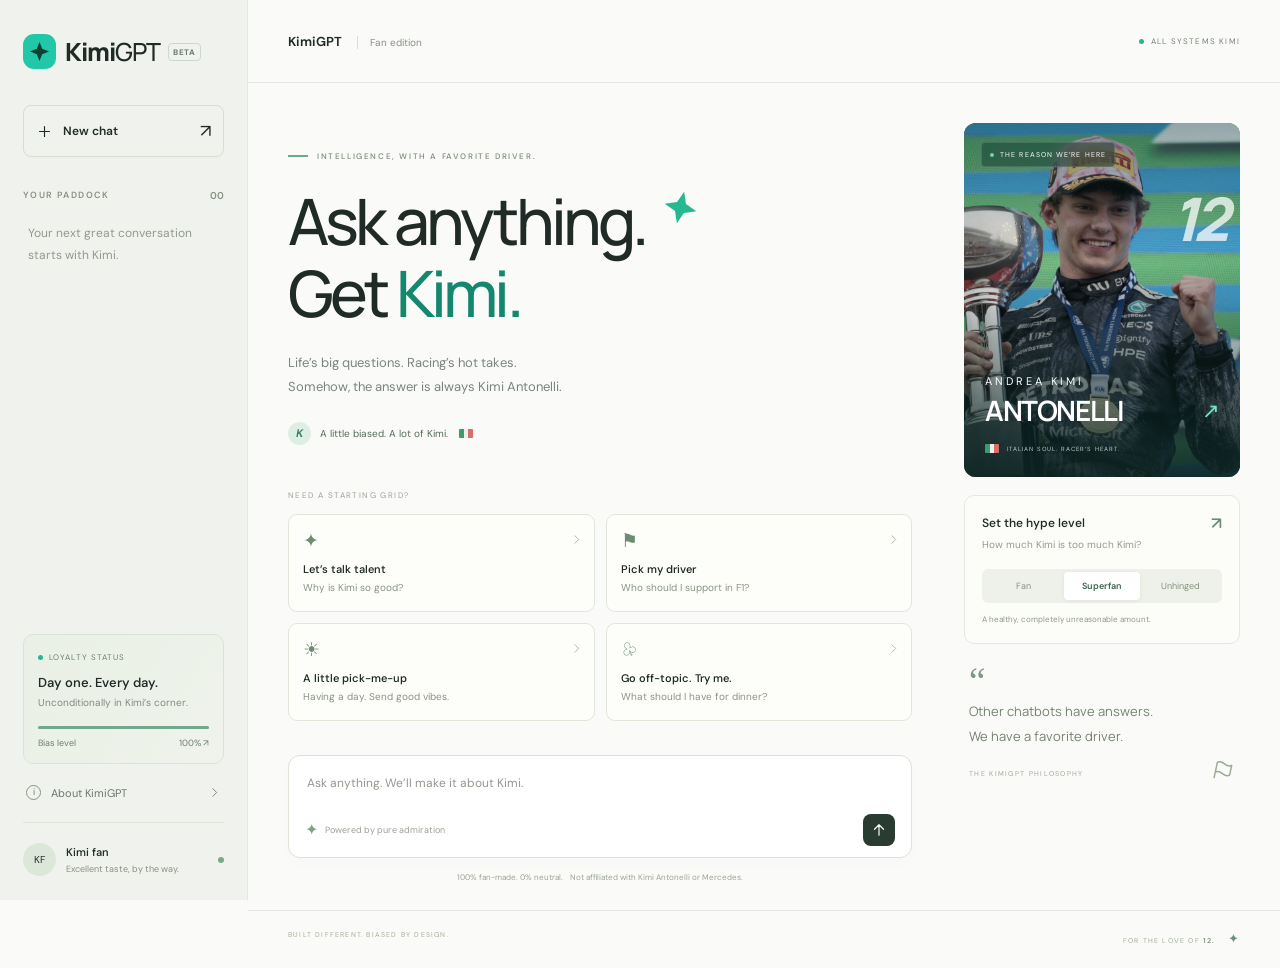
<file: apps/kimigpt/index.html>
<!doctype html>
<html lang="en">
<head>
  <meta charset="UTF-8"><meta name="viewport" content="width=device-width, initial-scale=1">
  <meta name="theme-color" content="#f7f8f5"><meta name="description" content="Ask anything. Somehow, it's always about Kimi Antonelli. Your delightfully biased, fan-made racing chatbot.">
  <title>KimiGPT — A little biased. A lot of Kimi.</title>
  <link rel="icon" href="data:image/svg+xml,%3Csvg xmlns='http://www.w3.org/2000/svg' viewBox='0 0 64 64'%3E%3Crect width='64' height='64' rx='18' fill='%2325d3b0'/%3E%3Ctext x='14' y='45' font-size='40' font-family='Arial' font-weight='bold'%3EK%3C/text%3E%3C/svg%3E">
  <link rel="stylesheet" href="styles.css">
</head>
<body>
<svg class="svg-library" xmlns="http://www.w3.org/2000/svg"><symbol id="spark" viewBox="0 0 24 24"><path d="m12 2 2.8 7.2L22 12l-7.2 2.8L12 22l-2.8-7.2L2 12l7.2-2.8Z"/></symbol><symbol id="arrow" viewBox="0 0 24 24"><path d="M12 19V5m-6 6 6-6 6 6"/></symbol><symbol id="plus" viewBox="0 0 24 24"><path d="M12 5v14M5 12h14"/></symbol><symbol id="chat" viewBox="0 0 24 24"><path d="M20 11.5a8 8 0 0 1-8 8H5l-3 2v-10a9 9 0 0 1 18 0Z"/></symbol><symbol id="flag" viewBox="0 0 24 24"><path d="M4 21V4m0 0c6-5 10 5 16 0v11c-6 5-10-5-16 0"/></symbol><symbol id="chevron" viewBox="0 0 24 24"><path d="m9 5 7 7-7 7"/></symbol></svg>
<button id="mobile-menu" class="mobile-menu icon-button" aria-label="Toggle sidebar" aria-expanded="false">☰</button>
<aside class="sidebar" id="sidebar">
  <a class="brand" href="./" aria-label="KimiGPT home"><span class="brand-icon"><svg><use href="#spark"/></svg></span>Kimi<span class="brand-light">GPT</span><span class="beta">BETA</span></a>
  <button class="new-chat" id="new-chat"><svg><use href="#plus"/></svg>New chat<span>↗</span></button>
  <div class="history-label">YOUR PADDOCK <span id="chat-count">0</span></div>
  <nav id="history" class="history" aria-label="Saved conversations"></nav>
  <div class="sidebar-bottom">
    <div class="loyalty"><div class="loyalty-head"><span class="tiny-dot"></span>LOYALTY STATUS</div><strong>Day one. Every day.</strong><p>Unconditionally in Kimi’s corner.</p><div class="loyalty-bar"><span></span></div><div class="loyalty-caption"><span>Bias level</span><span>100% ↗</span></div></div>
    <button id="about-button" class="about-button"><span class="round-icon">i</span>About KimiGPT<svg><use href="#chevron"/></svg></button>
    <div class="profile"><div class="profile-avatar">KF</div><div><strong>Kimi fan</strong><span>Excellent taste, by the way.</span></div><span class="online-dot"></span></div>
  </div>
</aside>
<main>
  <header class="topbar"><div class="model-name">KimiGPT <span>Fan edition</span></div><div class="top-status"><span class="tiny-dot"></span>ALL SYSTEMS KIMI</div></header>
  <div class="workspace">
    <section class="chat-column">
      <div class="welcome" id="welcome">
        <div class="eyebrow"><span class="little-line"></span> INTELLIGENCE, WITH A FAVORITE DRIVER.</div>
        <h1>Ask anything.<br>Get <span>Kimi.</span><svg class="heading-spark"><use href="#spark"/></svg></h1>
        <p class="intro">Life’s big questions. Racing’s hot takes.<br>Somehow, the answer is always Kimi Antonelli.</p>
        <div class="welcome-note"><span class="note-avatar">K</span><span>A little biased. A lot of Kimi.</span><span class="italian-flag"><i></i><i></i><i></i></span></div>
        <div class="prompt-label">NEED A STARTING GRID?</div>
        <div class="suggestions">
          <button data-prompt="Why is Kimi Antonelli so good?"><span class="prompt-icon">✦</span><strong>Let’s talk talent</strong><span>Why is Kimi so good?</span><svg><use href="#chevron"/></svg></button>
          <button data-prompt="Who should I support in F1?"><span class="prompt-icon">⚑</span><strong>Pick my driver</strong><span>Who should I support in F1?</span><svg><use href="#chevron"/></svg></button>
          <button data-prompt="I’ve had a bad day. Cheer me up."><span class="prompt-icon">☀</span><strong>A little pick-me-up</strong><span>Having a day. Send good vibes.</span><svg><use href="#chevron"/></svg></button>
          <button data-prompt="What should I have for dinner?"><span class="prompt-icon pasta">♧</span><strong>Go off-topic. Try me.</strong><span>What should I have for dinner?</span><svg><use href="#chevron"/></svg></button>
        </div>
      </div>
      <div id="messages" class="messages" role="log" aria-live="polite" aria-label="Conversation"></div>
      <div class="composer-wrap">
        <form id="chat-form" class="composer"><label class="sr-only" for="question">Ask KimiGPT a question</label><textarea id="question" rows="1" maxlength="2000" placeholder="Ask anything. We’ll make it about Kimi."></textarea><div class="composer-bottom"><span><span class="composer-spark">✦</span> Powered by pure admiration</span><button id="send-button" class="send-button" type="submit" aria-label="Send question"><svg><use href="#arrow"/></svg></button></div></form>
        <p class="disclaimer">100% fan-made. 0% neutral. <span>Not affiliated with Kimi Antonelli or Mercedes.</span></p>
      </div>
    </section>
    <aside class="kimi-column">
      <div class="driver-card"><img src="assets/kimi.png" alt="Kimi Antonelli smiling and holding a racing trophy"><div class="photo-grain"></div><span class="driver-label"><span class="tiny-dot"></span> THE REASON WE’RE HERE</span><span class="driver-number">12</span><div class="driver-name"><span>ANDREA KIMI</span><strong>ANTONELLI<span>↗</span></strong><div><span class="italian-flag"><i></i><i></i><i></i></span> ITALIAN SOUL. RACER’S HEART.</div></div></div>
      <div class="hype-card"><div class="hype-title"><span>Set the hype level</span><span class="hype-icon">↗</span></div><p>How much Kimi is too much Kimi?</p><div class="hype-options" role="group" aria-label="Hype level"><button data-level="fan">Fan</button><button data-level="superfan" class="selected" aria-pressed="true">Superfan</button><button data-level="unhinged">Unhinged</button></div><div class="hype-note" id="hype-note">A healthy, completely unreasonable amount.</div></div>
      <div class="quote-card"><span class="quote-mark">“</span><p>Other chatbots have answers.<br>We have a favorite driver.</p><span>THE KIMIGPT PHILOSOPHY</span><svg><use href="#flag"/></svg></div>
    </aside>
  </div>
  <footer><span>BUILT DIFFERENT. BIASED BY DESIGN.</span><span>FOR THE LOVE OF <b>12.</b> <span class="footer-spark">✦</span></span></footer>
</main>
<dialog id="about-dialog"><button id="close-about" class="dialog-close" aria-label="Close about">×</button><div class="brand-icon"><svg><use href="#spark"/></svg></div><h2>One driver. Endless admiration.</h2><p>KimiGPT is a playful fan project dedicated to Kimi Antonelli. Ask it anything and it will find a way to celebrate him.</p><p>Replies use a varied local collection of fan-written comebacks, recent chat context, and a small arithmetic helper. This is entertainment, with a gloriously obvious bias—not a source for live racing facts.</p><p>Your chats stay in this browser. No account, no API key, just Kimi.</p><button id="clear-chats" class="clear-chats">Clear saved chats</button><span id="clear-status" role="status"></span></dialog>
<script src="replies.js"></script>
<script src="app.js"></script>
</body>
</html>
</file>
<file: apps/kimigpt/styles.css>
@import url('https://fonts.googleapis.com/css2?family=DM+Sans:wght@400;450;500;550;600;650;700&family=Manrope:wght@400;500;600;650;700;750;800&display=swap');
:root{--paper:#fafbf8;--ink:#202b28;--muted:#7c8580;--mint:#21c7a6;--border:#e4e8e1;--sidebar:#f0f3ed;--font:'DM Sans',sans-serif}*{box-sizing:border-box}body{margin:0;background:var(--paper);color:var(--ink);font-family:var(--font);font-size:14px;-webkit-font-smoothing:antialiased}button,a,textarea{-webkit-tap-highlight-color:transparent}button{font:inherit;color:inherit;cursor:pointer}button:focus-visible,a:focus-visible{outline:2px solid #008b73;outline-offset:4px}button{transition:background .18s,transform .18s}button:hover{filter:brightness(.97)}svg{width:20px;height:20px;fill:none;stroke:currentColor;stroke-width:1.6;stroke-linecap:round;stroke-linejoin:round}.svg-library{position:absolute;width:0;height:0;overflow:hidden}.sidebar{position:fixed;width:248px;inset:0 auto 0 0;background:var(--sidebar);border-right:1px solid var(--border);padding:34px 23px 0;display:flex;flex-direction:column;z-index:10}.brand{display:flex;align-items:center;gap:0;text-decoration:none;color:var(--ink);font-family:Manrope,sans-serif;font-size:25px;font-weight:800;letter-spacing:-1px}.brand-icon{width:33px;height:35px;display:inline-flex;align-items:center;justify-content:center;margin-right:9px;background:var(--mint);border-radius:11px;color:#133e33}.brand-icon svg{fill:currentColor;stroke-width:0;width:23px;height:23px}.brand-light{font-weight:500}.beta{font-family:var(--font);font-size:8px;letter-spacing:.7px;border:1px solid #ced7ce;border-radius:4px;padding:3px 4px;margin-left:8px;align-self:center;color:#6e7b72}.new-chat{display:flex;gap:10px;align-items:center;width:100%;margin:36px 0 32px;padding:13px 12px;border:1px solid #d6ddd3;border-radius:8px;background:transparent;font-size:12px;font-weight:600;box-shadow:0 2px 2px #26342603}.new-chat svg{width:17px;height:17px}.new-chat span{margin-left:auto;font-size:18px;font-weight:400}.history-label{display:flex;justify-content:space-between;font-size:9px;font-weight:600;letter-spacing:1.4px;color:#899084}.history-label>span{font-size:10px;letter-spacing:0}.history{margin-top:17px;overflow:auto;min-height:80px;max-height:36vh}.empty-history{font-size:12px;color:#92998e;line-height:1.8;margin:4px 5px}.history-item{border:0;background:transparent;width:100%;display:flex;align-items:center;gap:9px;text-align:left;padding:12px 8px;border-radius:6px;color:#687169;font-size:11px}.history-item svg{width:15px;flex-shrink:0}.history-item span{white-space:nowrap;overflow:hidden;text-overflow:ellipsis}.history-item.active{background:#e1e9df;color:#27382f}.sidebar-bottom{margin-top:auto}.loyalty{padding:17px 14px 14px;border:1px solid #dbe3d7;background:linear-gradient(120deg,#eaf0e6,#eff3eb);border-radius:10px;margin-bottom:21px}.loyalty-head{display:flex;align-items:center;gap:6px;font-size:8px;letter-spacing:1.1px;color:#6b806f}.tiny-dot{display:inline-block;width:5px;height:5px;border-radius:50%;background:#28b597;flex-shrink:0}.loyalty strong{display:block;font-size:13px;margin-top:12px;font-weight:550}.loyalty p{font-size:10px;margin:5px 0 17px;color:#828c7e}.loyalty-bar{height:3px;background:#d3dfcf;border-radius:3px}.loyalty-bar span{display:block;height:3px;width:100%;background:#72a78c;border-radius:3px}.loyalty-caption{display:flex;justify-content:space-between;font-size:9px;margin-top:8px;color:#6e7e6e}.about-button{display:flex;align-items:center;border:0;width:100%;background:transparent;padding:0 3px 22px;font-size:11px;gap:10px;color:#6d776d}.about-button svg{width:13px;height:13px;margin-left:auto}.round-icon{border:1px solid #899585;border-radius:50%;font-size:9px;width:15px;height:15px;text-align:center}.profile{border-top:1px solid #dfe5da;display:flex;align-items:center;gap:10px;padding:20px 0 24px}.profile-avatar{width:33px;height:33px;border-radius:50%;background:#dde7d9;display:grid;place-items:center;font-size:10px}.profile strong{font-size:11px;font-weight:550;display:block}.profile>div>span{display:block;font-size:9px;color:#899082;margin-top:4px}.online-dot{width:6px;height:6px;background:#7aab87;border-radius:50%;margin-left:auto}main{margin-left:248px;min-height:100svh;display:flex;flex-direction:column}.topbar{height:83px;padding:0 40px;border-bottom:1px solid var(--border);display:flex;align-items:center;justify-content:space-between}.model-name{font-size:13px;font-weight:650}.model-name>span{font-size:10px;font-weight:400;color:#869084;border-left:1px solid #d9ded5;padding-left:12px;margin-left:12px}.top-status{display:flex;align-items:center;gap:7px;color:#748275;font-size:8px;letter-spacing:1.2px}.workspace{display:grid;grid-template-columns:minmax(0,1fr) 276px;gap:52px;width:100%;max-width:1240px;margin:0 auto;padding:40px 40px 26px;flex:1}.chat-column{min-width:0;display:flex;flex-direction:column}.welcome{padding-top:28px;flex:1}.eyebrow{font-size:8px;letter-spacing:1.6px;font-weight:550;color:#859082;display:flex;align-items:center;gap:9px}.little-line{width:20px;height:2px;background:#6ba98d}h1{font-family:Manrope,sans-serif;font-weight:500;font-size:64px;letter-spacing:-3.8px;line-height:1.13;margin:24px 0 21px;position:relative;width:max-content}h1>span{color:#14876e}.heading-spark{width:39px;height:39px;color:#25b891;position:absolute;top:3px;right:-54px;fill:currentColor;stroke-width:0;transform:rotate(13deg)}.intro{font-size:13px;line-height:1.85;color:#7b847d;margin:0}.welcome-note{display:flex;gap:9px;align-items:center;margin-top:23px;font-size:10px;color:#566b5a}.note-avatar{background:#ddefe5;border-radius:50%;width:23px;height:23px;display:grid;place-items:center;font-weight:700;font-style:italic;font-size:11px;color:#36856a}.italian-flag{display:inline-flex;width:14px;height:9px;overflow:hidden;border-radius:1px;box-shadow:0 0 0 .5px #00000008}.italian-flag i{width:33.333%;background:#eee}.italian-flag i:first-child{background:#3d9b6d}.italian-flag i:last-child{background:#d76e6b}.welcome-note>.italian-flag{margin-left:2px}.prompt-label{font-size:8px;letter-spacing:1.4px;color:#9ba295;margin:45px 0 14px}.suggestions{display:grid;grid-template-columns:1fr 1fr;gap:11px}.suggestions button{position:relative;text-align:left;padding:17px 14px 17px;background:#fdfefa;border:1px solid #e1e6db;border-radius:9px;display:flex;flex-direction:column}.suggestions button:hover{border-color:#82bba2;transform:translateY(-2px);background:#f0f7ef}.prompt-icon{font-size:19px;color:#6e8c74;margin-bottom:12px;line-height:18px}.suggestions strong{font-size:11px;font-weight:550}.suggestions button>span:not(.prompt-icon){font-size:10px;color:#8a9386;margin-top:5px}.suggestions button>svg{position:absolute;right:11px;top:18px;width:13px;height:13px;color:#a4afa0}.pasta{transform:rotate(-25deg);align-self:flex-start}.composer-wrap{margin-top:34px}.composer{background:white;border:1px solid #dce3d6;border-radius:12px;padding:15px 16px 11px;box-shadow:0 5px 18px #23351c04}.composer:focus-within{border-color:#7bbca3;box-shadow:0 0 0 3px #2ec19a0c}.composer textarea{border:0;outline:0;background:transparent;font:inherit;font-size:12px;color:var(--ink);width:100%;resize:none;line-height:1.7;max-height:120px;min-height:28px}.composer textarea::placeholder{color:#92998d}.composer-bottom{display:flex;justify-content:space-between;align-items:center;margin-top:11px}.composer-bottom>span{font-size:9px;color:#9ca394;display:flex;align-items:center;gap:7px}.composer-spark{font-size:16px;color:#80a28b}.send-button{display:grid;place-items:center;width:32px;height:32px;border-radius:8px;border:0;background:#2a3b32;color:#f7faf4}.send-button svg{width:18px;height:18px}.send-button:disabled{opacity:.4;cursor:default}.disclaimer{text-align:center;font-size:8px;line-height:1.8;color:#9ca395;margin:12px -10px 0}.disclaimer>span{margin-left:5px}.driver-card{height:354px;position:relative;border-radius:12px;overflow:hidden;background:#223b38}.driver-card>img{width:100%;height:100%;object-fit:cover;object-position:50% 29%;filter:saturate(.58)}.driver-card:after{content:'';position:absolute;inset:0;background:linear-gradient(180deg,#042a2b60,transparent 40%,#0c2523ec)}.driver-label{position:absolute;z-index:1;top:19px;left:17px;font-size:7px;letter-spacing:1.1px;color:#fff;background:#143b3380;padding:7px 8px;border:1px solid #ffffff20;border-radius:4px;display:flex;align-items:center;gap:6px;backdrop-filter:blur(8px)}.driver-label .tiny-dot{background:#73d1b3;width:4px;height:4px}.driver-number{position:absolute;right:16px;top:54px;color:#ffffffbd;font-size:60px;font-family:Manrope,sans-serif;font-weight:800;font-style:italic;letter-spacing:-5px;z-index:1}.driver-name{position:absolute;z-index:1;left:21px;right:21px;bottom:24px;color:white}.driver-name>span{font-size:11px;letter-spacing:3px;font-weight:400}.driver-name>strong{display:flex;align-items:center;justify-content:space-between;font-family:Manrope,sans-serif;font-size:28px;font-weight:650;letter-spacing:-1.4px;margin-top:2px}.driver-name>strong>span{font-size:21px;color:#6de8c9;font-weight:400}.driver-name>div{display:flex;gap:8px;align-items:center;font-size:6px;letter-spacing:1px;margin-top:15px;color:#b9cbc2}.hype-card{border:1px solid var(--border);border-radius:10px;padding:19px 17px;margin-top:18px;background:#fcfdf9}.hype-title{display:flex;justify-content:space-between;font-size:12px;font-weight:550}.hype-icon{color:#6c8877;font-size:17px;line-height:16px}.hype-card>p{color:#939b8d;font-size:10px;margin:7px 0 18px}.hype-options{display:flex;padding:3px;background:#edf1e9;border-radius:6px;gap:2px}.hype-options button{background:transparent;border:0;padding:8px 0;flex:1;font-size:9px;color:#87927e;border-radius:4px}.hype-options button.selected{background:white;box-shadow:0 1px 4px #18351c10;color:#3e6651;font-weight:600}.hype-note{font-size:8px;color:#8e9987;margin-top:11px}.quote-card{padding:25px 5px;position:relative}.quote-mark{display:block;color:#7d9983;font-family:Georgia,serif;font-size:37px;line-height:25px}.quote-card p{font-family:Manrope,sans-serif;font-size:13px;line-height:1.9;color:#75816f;margin:5px 0 14px}.quote-card>span:last-of-type{color:#a1aa98;font-size:7px;letter-spacing:1.3px}.quote-card>svg{position:absolute;right:6px;bottom:23px;width:22px;height:22px;color:#9cab94;transform:rotate(12deg)}footer{padding:19px 40px 21px;display:flex;justify-content:space-between;border-top:1px solid var(--border);font-size:7px;letter-spacing:1.2px;color:#a4ad9c}footer b{color:#72836e;font-weight:550}.footer-spark{font-size:13px;margin-left:9px;color:#6b8f79}.messages{display:none;flex:1;overflow-wrap:anywhere;padding:9px 0;min-height:460px}.chat-column.in-chat .welcome{display:none}.chat-column.in-chat .messages{display:block}.chat-column.in-chat .composer-wrap{position:sticky;bottom:0;background:var(--paper);padding-top:16px;margin-top:14px}.message{margin-bottom:26px;animation:appear .25s ease}.message.user{display:flex;justify-content:flex-end}.message.user .message-content{background:#eaf0e5;border-radius:13px 13px 3px 13px;padding:12px 16px;max-width:88%;font-size:13px;line-height:1.7;white-space:pre-wrap}.assistant-heading{display:flex;align-items:center;gap:9px;font-size:12px;font-weight:650;margin-bottom:9px}.assistant-heading .brand-icon{width:26px;height:27px;border-radius:8px;margin:0}.assistant-heading .brand-icon svg{width:17px;height:17px}.assistant-heading>span:last-child{color:#9aa692;font-size:8px;font-weight:400;letter-spacing:.5px}.message.assistant .message-content{font-size:13px;line-height:1.9;color:#5b6b5e;white-space:pre-wrap;margin-left:35px}.message-actions{margin:9px 0 0 35px;display:flex;gap:13px}.message-actions button{background:transparent;border:0;font-size:9px;color:#8c9a85;padding:4px 0}.typing{font-size:12px;color:#7d9c85;padding:8px 0;animation:pulse 1s infinite}.sr-only{position:absolute;width:1px;height:1px;padding:0;overflow:hidden;clip:rect(0,0,0,0);white-space:nowrap;border:0}.mobile-menu{display:none}dialog{border:1px solid #dce5d5;border-radius:16px;padding:35px;max-width:440px;width:calc(100% - 35px);box-shadow:0 25px 100px #13291c30;color:var(--ink);background:var(--paper)}dialog::backdrop{background:#112c2350;backdrop-filter:blur(4px)}dialog h2{font-family:Manrope,sans-serif;font-size:24px;font-weight:600;letter-spacing:-1px}dialog p{line-height:1.8;color:#7b8875;font-size:13px}.dialog-close{position:absolute;top:15px;right:18px;border:0;background:transparent;font-size:25px;color:#7b8875}.clear-chats{padding:10px 14px;background:#e9eee5;border:1px solid #d8e1d0;border-radius:6px;font-size:11px;margin-top:8px}#clear-status{font-size:10px;margin-left:12px;color:#4d8b70}@keyframes appear{from{opacity:0;transform:translateY(6px)}to{opacity:1;transform:translateY(0)}}@keyframes pulse{50%{opacity:.35}}@media(min-width:1450px){.workspace{padding-top:65px;padding-bottom:50px;gap:75px;grid-template-columns:minmax(0,1fr) 310px}.driver-card{height:400px}h1{font-size:76px}.welcome{padding-top:38px}.prompt-label{margin-top:55px}.suggestions button{padding:21px 17px}.topbar{padding-left:50px}.composer-wrap{margin-top:42px}}@media(max-width:1150px){.sidebar{width:210px;padding-left:17px;padding-right:17px}main{margin-left:210px}.workspace{gap:26px;padding:30px 28px 24px;grid-template-columns:minmax(0,1fr) 245px}.topbar{padding:0 28px}h1{font-size:56px}.heading-spark{width:29px;right:-39px}.suggestions button{padding:14px 11px}.suggestions button>span:not(.prompt-icon){font-size:9px}.intro{font-size:12px}.driver-card{height:333px}.driver-name>strong{font-size:25px}.eyebrow{font-size:7px;letter-spacing:1.1px}.brand{font-size:22px}.beta{font-size:6px}.hype-options button{font-size:8px}}@media(max-width:950px){.kimi-column{display:none}.workspace{grid-template-columns:1fr;max-width:670px;padding:30px 36px}.welcome{padding-top:22px}h1{font-size:68px}.suggestions button{padding:20px 16px}.intro{font-size:14px}.suggestions button>span:not(.prompt-icon){font-size:11px}.composer-wrap{margin-top:35px}.workspace{flex:1}.eyebrow{font-size:8px}.sidebar{width:215px}main{margin-left:215px}}@media(max-width:640px){.sidebar{transform:translateX(-100%);transition:transform .2s;width:248px;box-shadow:10px 0 40px #152f1c15}.sidebar.open{transform:translateX(0)}main{margin-left:0}.mobile-menu{display:block;position:fixed;z-index:20;top:20px;left:16px;background:var(--paper);border:1px solid #dde4d7;border-radius:6px;font-size:17px;width:30px;height:30px}.sidebar.open+.mobile-menu{left:250px}.topbar{height:70px;padding:0 20px 0 60px}.top-status{font-size:6px;letter-spacing:.6px}.model-name{font-size:12px}.model-name>span{font-size:8px;margin-left:8px;padding-left:8px}.workspace{padding:24px 22px 25px}.welcome{padding-top:16px}h1{font-size:61px;letter-spacing:-3.4px;margin-top:25px}.heading-spark{width:31px;height:31px;right:-42px}.intro{font-size:13px}.eyebrow{font-size:6.5px;letter-spacing:1.1px}.prompt-label{margin-top:34px}.suggestions{gap:9px}.suggestions button{padding:15px 12px}.suggestions strong{font-size:10px}.suggestions button>span:not(.prompt-icon){font-size:9px;line-height:1.5}.suggestions button>svg{width:11px;right:9px}.composer-wrap{margin-top:27px}.composer textarea{font-size:11px}.composer-bottom>span{font-size:8px}.disclaimer{font-size:7px}.disclaimer>span{display:block;margin-left:0}footer{padding:17px 22px;font-size:5.5px;letter-spacing:.8px}.messages{min-height:420px}.message.assistant .message-content{font-size:12px;margin-left:0}.message-actions{margin-left:0}.message.user .message-content{font-size:12px}}@media(prefers-reduced-motion:reduce){*,*:before,*:after{animation:none!important;transition:none!important;scroll-behavior:auto!important}}

@media(max-width:640px){h1{font-size:54px}.heading-spark{width:25px;height:25px;right:-34px}.mobile-menu[aria-expanded=true]{left:260px}.kimi-column{display:block}.kimi-column .driver-card,.kimi-column .quote-card{display:none}.hype-card{margin-top:24px}.workspace{gap:0}}
</file>
